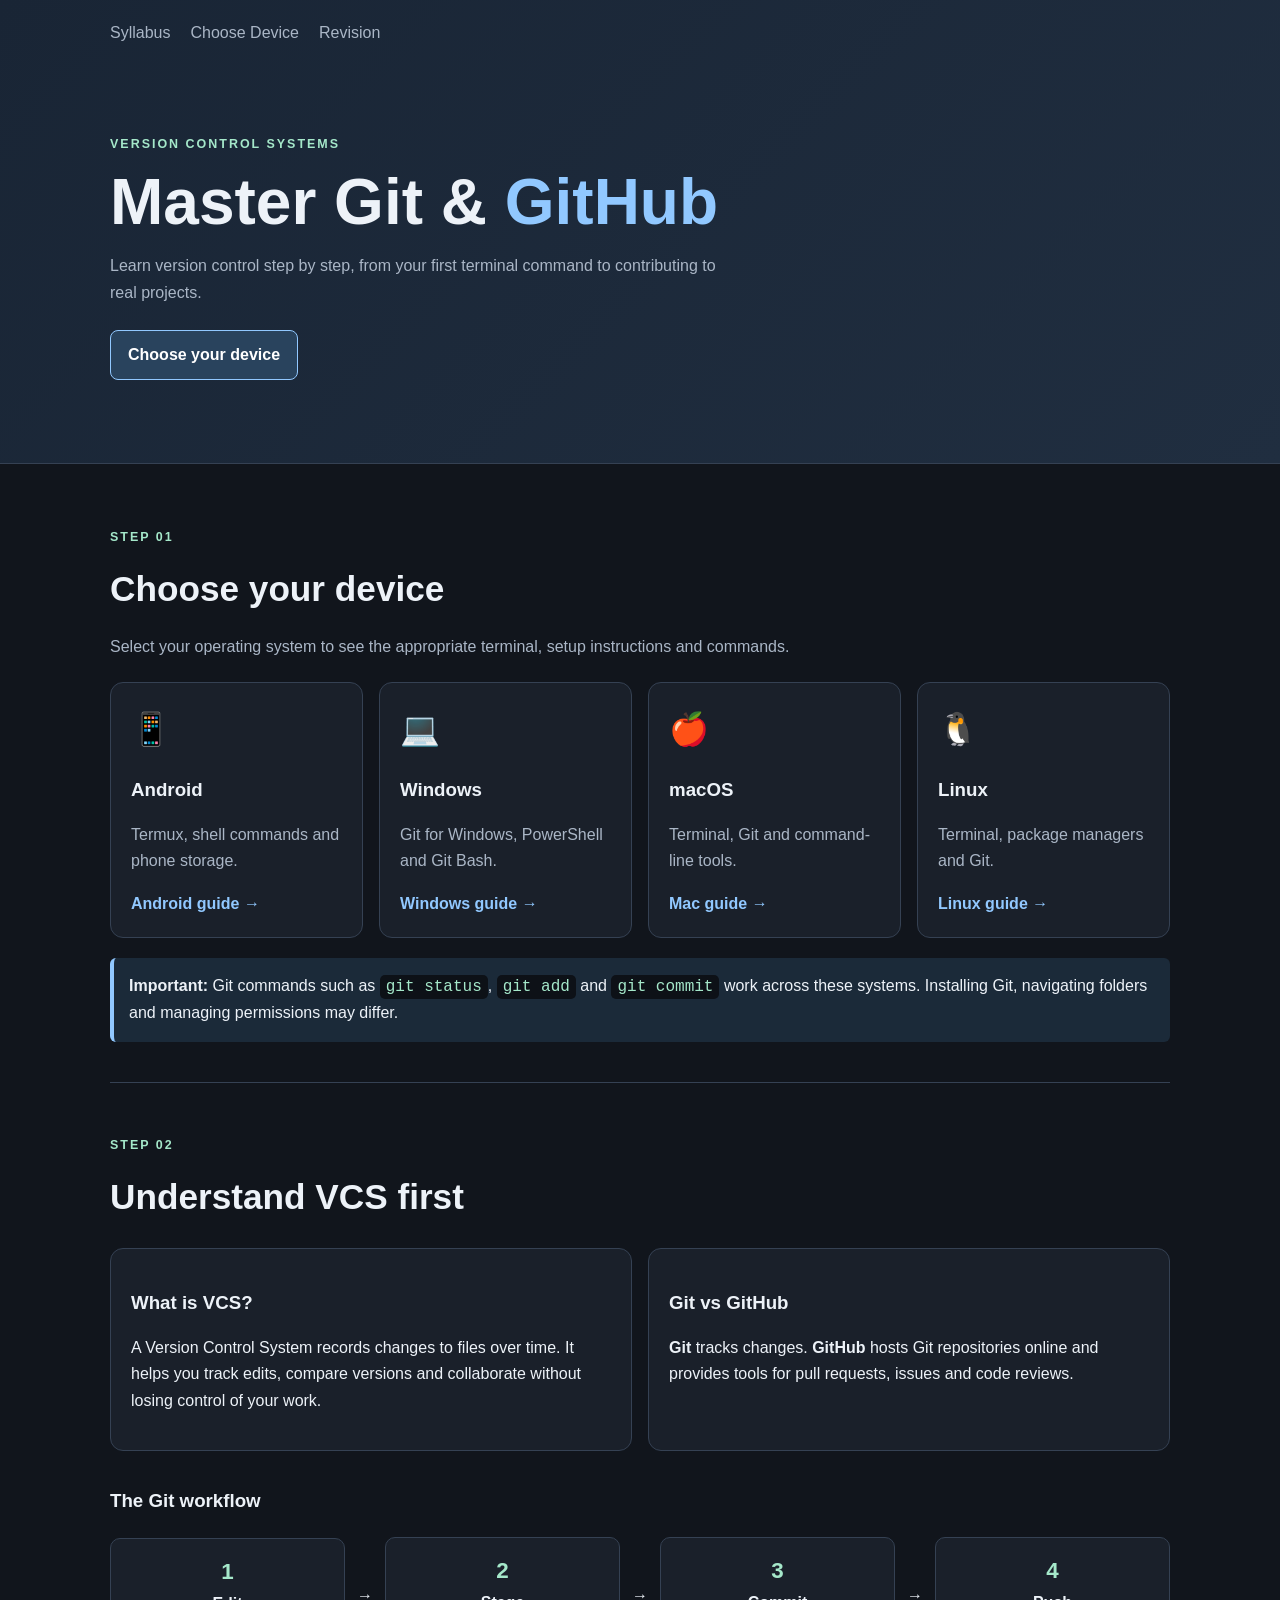
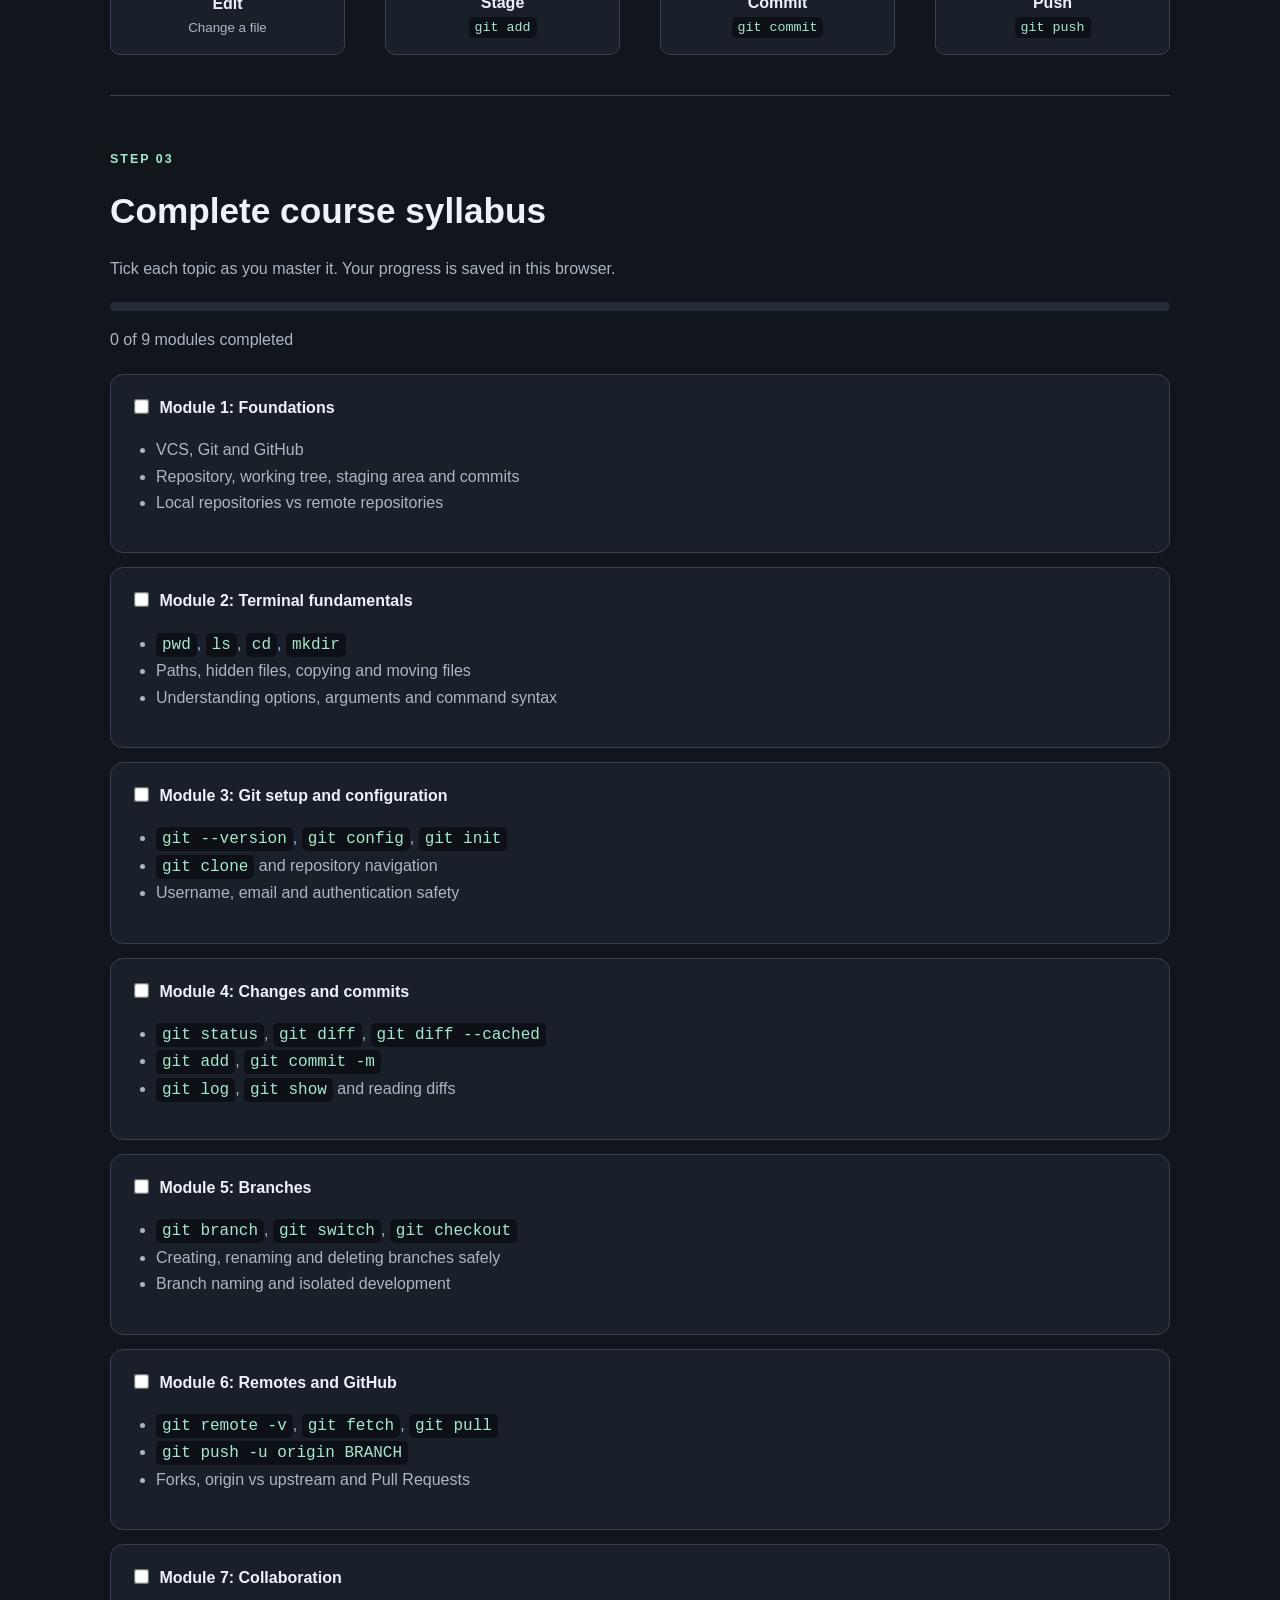
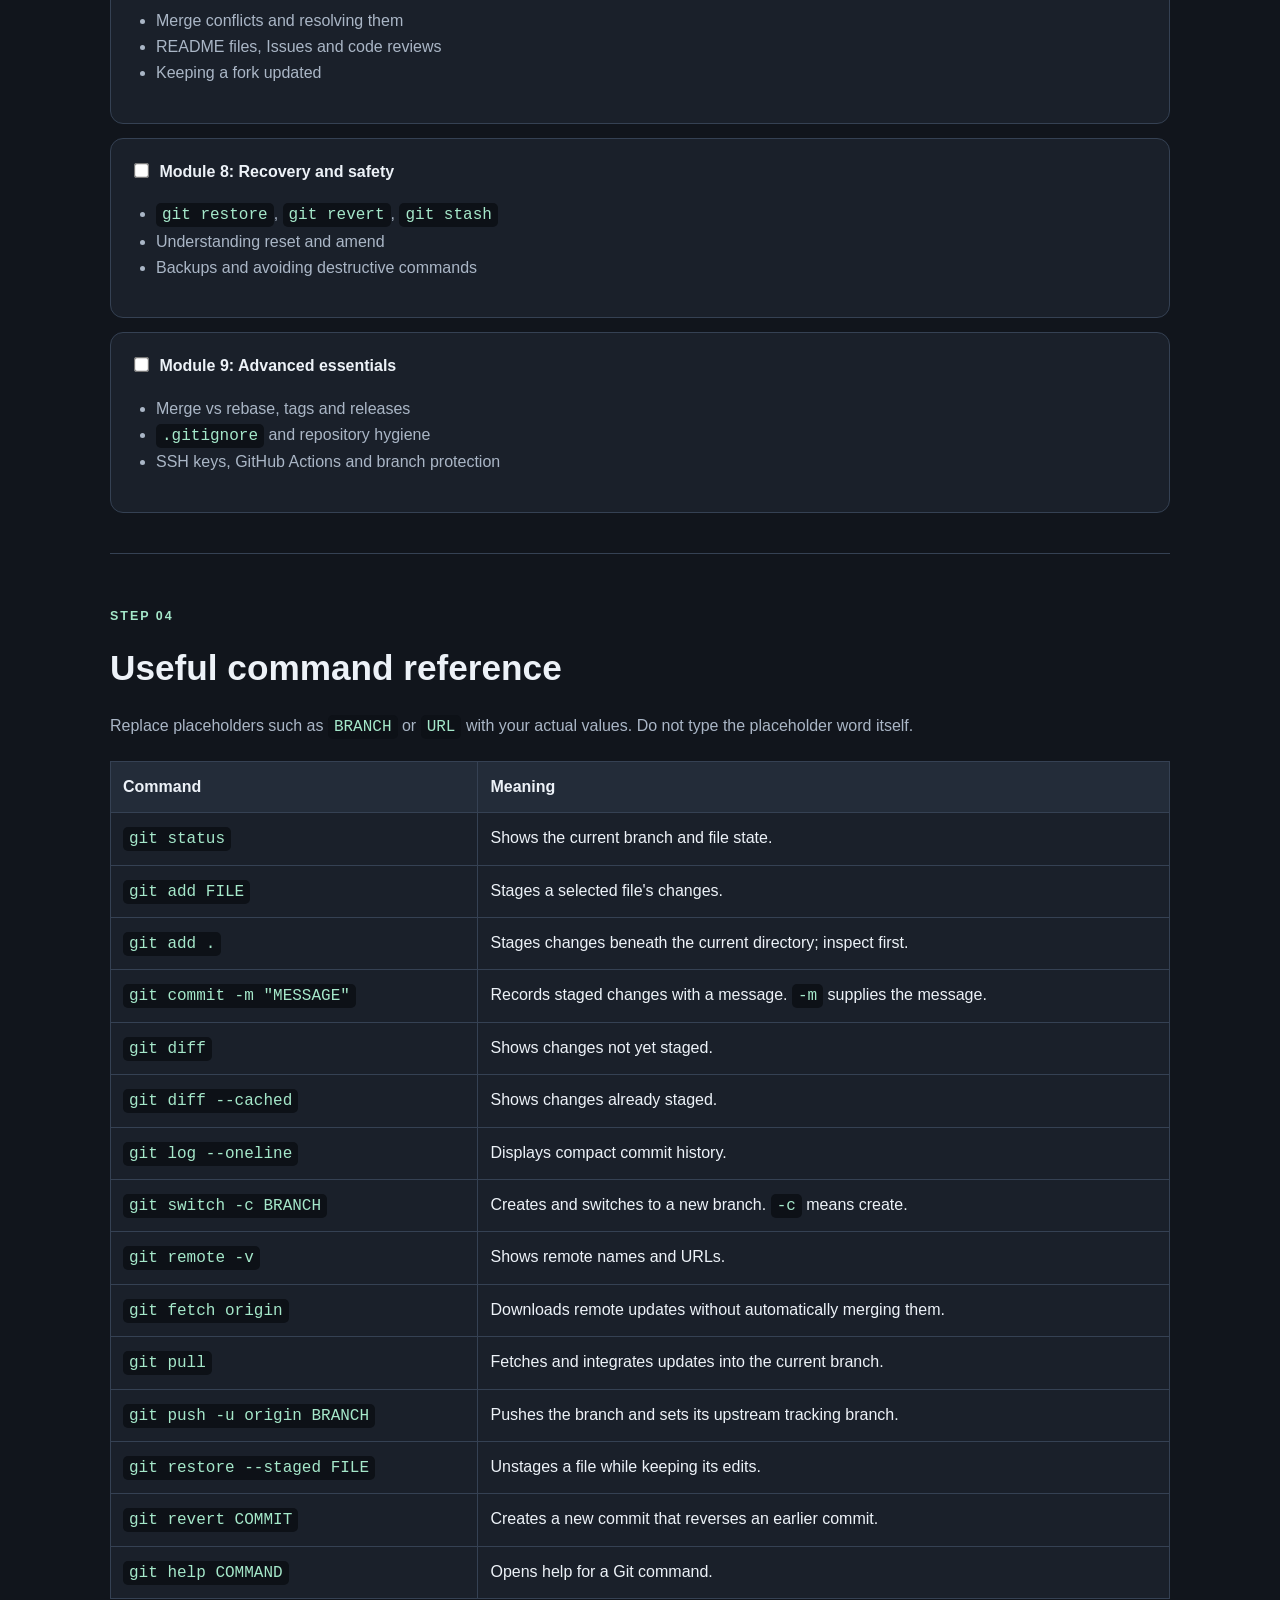
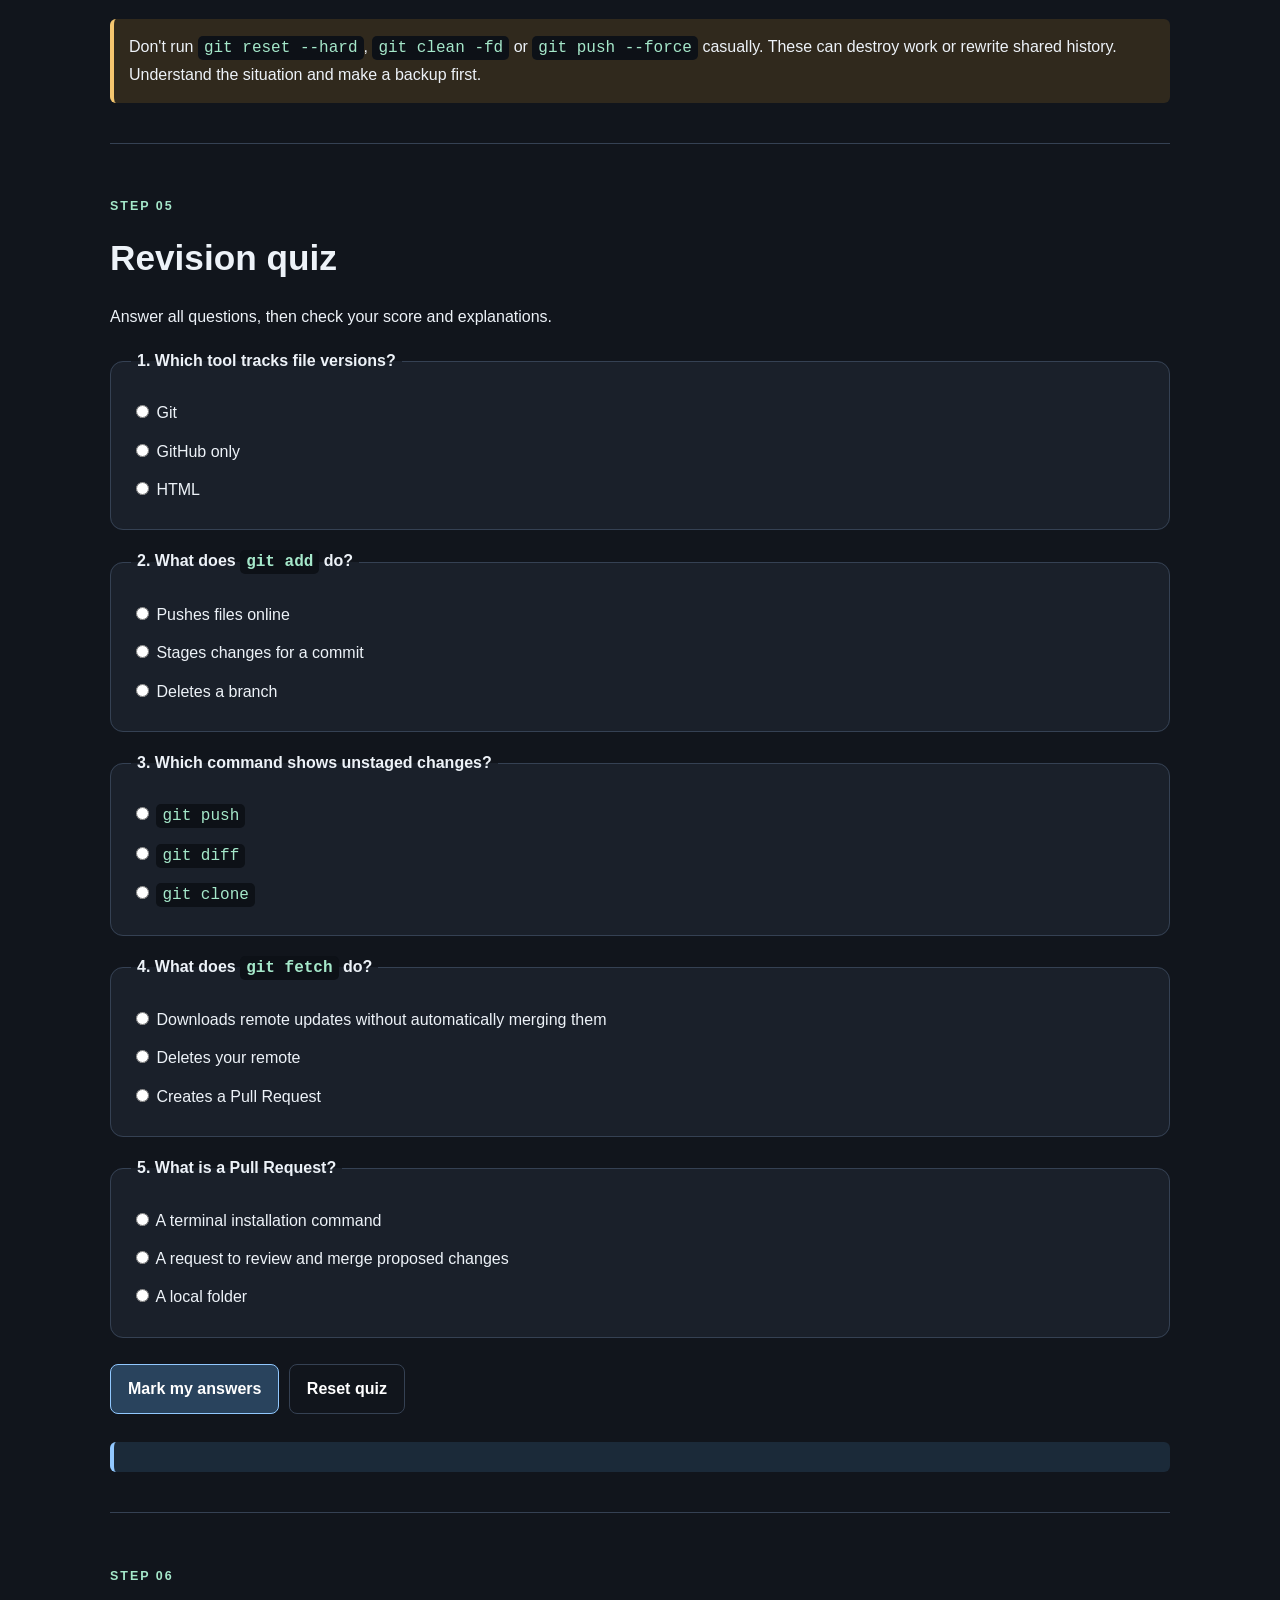
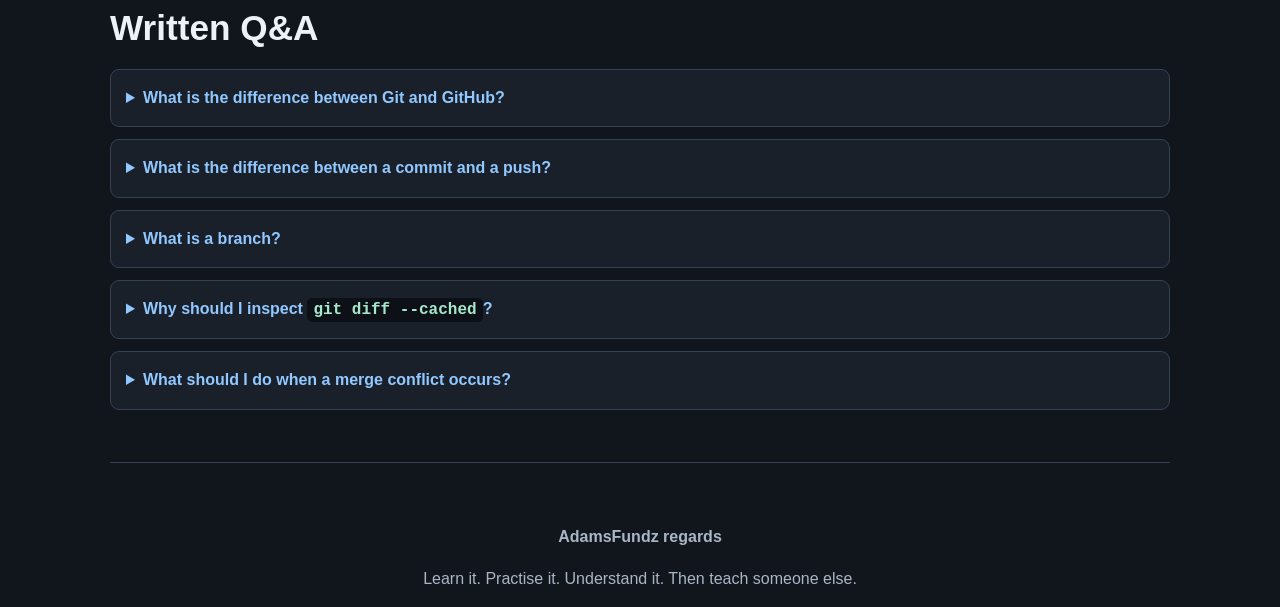
<file: index.html>
<!DOCTYPE html>
<html lang="en">
<head>
  <meta charset="UTF-8">
  <meta name="viewport" content="width=device-width, initial-scale=1.0">
  <meta name="description" content="A beginner-friendly Git and GitHub VCS syllabus for Android, Windows, macOS and Linux users.">
  <title>AdamsFundz | Git & GitHub </title>
  <link rel="stylesheet" href="style.css">
  <script src="script.js" defer></script>
</head>
<body>
  <header class="hero">
    <nav class="navbar">
      <a href="#syllabus" class="nav-link">Syllabus</a>
      <a href="#devices" class="nav-link">Choose Device</a>
      <a href="#quiz" class="nav-link">Revision</a>
    </nav>

    <div class="hero-content">
      <p class="eyebrow">VERSION CONTROL SYSTEMS</p>
      <h1>Master Git &amp; <span>GitHub</span></h1>
      <p>Learn version control step by step, from your first terminal command to contributing to real projects.</p>
      <a class="button" href="#devices">Choose your device</a>
    </div>
  </header>

  <main class="container">
    <section class="section" id="devices">
      <p class="eyebrow">STEP 01</p>
      <h2>Choose your device</h2>
      <p class="muted">Select your operating system to see the appropriate terminal, setup instructions and commands.</p>

      <div class="device-grid">
        <a class="device-card" href="pages/android.html">
          <span class="device-icon">📱</span>
          <h3>Android</h3>
          <p>Termux, shell commands and phone storage.</p>
          <span class="text-link">Android guide →</span>
        </a>

        <a class="device-card" href="pages/windows.html">
          <span class="device-icon">💻</span>
          <h3>Windows</h3>
          <p>Git for Windows, PowerShell and Git Bash.</p>
          <span class="text-link">Windows guide →</span>
        </a>

        <a class="device-card" href="pages/macos.html">
          <span class="device-icon">🍎</span>
          <h3>macOS</h3>
          <p>Terminal, Git and command-line tools.</p>
          <span class="text-link">Mac guide →</span>
        </a>

        <a class="device-card" href="pages/linux.html">
          <span class="device-icon">🐧</span>
          <h3>Linux</h3>
          <p>Terminal, package managers and Git.</p>
          <span class="text-link">Linux guide →</span>
        </a>
      </div>

      <div class="notice">
        <strong>Important:</strong> Git commands such as <code>git status</code>,
        <code>git add</code> and <code>git commit</code> work across these systems.
        Installing Git, navigating folders and managing permissions may differ.
      </div>
    </section>

    <section class="section" id="basics">
      <p class="eyebrow">STEP 02</p>
      <h2>Understand VCS first</h2>
      <div class="info-grid">
        <article class="panel">
          <h3>What is VCS?</h3>
          <p>A Version Control System records changes to files over time. It helps you track edits, compare versions and collaborate without losing control of your work.</p>
        </article>
        <article class="panel">
          <h3>Git vs GitHub</h3>
          <p><strong>Git</strong> tracks changes. <strong>GitHub</strong> hosts Git repositories online and provides tools for pull requests, issues and code reviews.</p>
        </article>
      </div>

      <h3 class="subheading">The Git workflow</h3>
      <div class="workflow">
        <div><b>1</b><strong>Edit</strong><small>Change a file</small></div>
        <span>→</span>
        <div><b>2</b><strong>Stage</strong><small><code>git add</code></small></div>
        <span>→</span>
        <div><b>3</b><strong>Commit</strong><small><code>git commit</code></small></div>
        <span>→</span>
        <div><b>4</b><strong>Push</strong><small><code>git push</code></small></div>
      </div>
    </section>

    <section class="section" id="syllabus">
      <p class="eyebrow">STEP 03</p>
      <h2>Complete course syllabus</h2>
      <p class="muted">Tick each topic as you master it. Your progress is saved in this browser.</p>
      <div class="progress-track"><div id="progressBar"></div></div>
      <p id="progressText" class="muted">0 topics completed</p>

      <div class="lesson-list">
        <article class="lesson">
          <label><input type="checkbox" class="lesson-check"> <strong>Module 1: Foundations</strong></label>
          <ul>
            <li>VCS, Git and GitHub</li>
            <li>Repository, working tree, staging area and commits</li>
            <li>Local repositories vs remote repositories</li>
          </ul>
        </article>

        <article class="lesson">
          <label><input type="checkbox" class="lesson-check"> <strong>Module 2: Terminal fundamentals</strong></label>
          <ul>
            <li><code>pwd</code>, <code>ls</code>, <code>cd</code>, <code>mkdir</code></li>
            <li>Paths, hidden files, copying and moving files</li>
            <li>Understanding options, arguments and command syntax</li>
          </ul>
        </article>

        <article class="lesson">
          <label><input type="checkbox" class="lesson-check"> <strong>Module 3: Git setup and configuration</strong></label>
          <ul>
            <li><code>git --version</code>, <code>git config</code>, <code>git init</code></li>
            <li><code>git clone</code> and repository navigation</li>
            <li>Username, email and authentication safety</li>
          </ul>
        </article>

        <article class="lesson">
          <label><input type="checkbox" class="lesson-check"> <strong>Module 4: Changes and commits</strong></label>
          <ul>
            <li><code>git status</code>, <code>git diff</code>, <code>git diff --cached</code></li>
            <li><code>git add</code>, <code>git commit -m</code></li>
            <li><code>git log</code>, <code>git show</code> and reading diffs</li>
          </ul>
        </article>

        <article class="lesson">
          <label><input type="checkbox" class="lesson-check"> <strong>Module 5: Branches</strong></label>
          <ul>
            <li><code>git branch</code>, <code>git switch</code>, <code>git checkout</code></li>
            <li>Creating, renaming and deleting branches safely</li>
            <li>Branch naming and isolated development</li>
          </ul>
        </article>

        <article class="lesson">
          <label><input type="checkbox" class="lesson-check"> <strong>Module 6: Remotes and GitHub</strong></label>
          <ul>
            <li><code>git remote -v</code>, <code>git fetch</code>, <code>git pull</code></li>
            <li><code>git push -u origin BRANCH</code></li>
            <li>Forks, origin vs upstream and Pull Requests</li>
          </ul>
        </article>

        <article class="lesson">
          <label><input type="checkbox" class="lesson-check"> <strong>Module 7: Collaboration</strong></label>
          <ul>
            <li>Merge conflicts and resolving them</li>
            <li>README files, Issues and code reviews</li>
            <li>Keeping a fork updated</li>
          </ul>
        </article>

        <article class="lesson">
          <label><input type="checkbox" class="lesson-check"> <strong>Module 8: Recovery and safety</strong></label>
          <ul>
            <li><code>git restore</code>, <code>git revert</code>, <code>git stash</code></li>
            <li>Understanding reset and amend</li>
            <li>Backups and avoiding destructive commands</li>
          </ul>
        </article>

        <article class="lesson">
          <label><input type="checkbox" class="lesson-check"> <strong>Module 9: Advanced essentials</strong></label>
          <ul>
            <li>Merge vs rebase, tags and releases</li>
            <li><code>.gitignore</code> and repository hygiene</li>
            <li>SSH keys, GitHub Actions and branch protection</li>
          </ul>
        </article>
      </div>
    </section>

    <section class="section" id="commands">
      <p class="eyebrow">STEP 04</p>
      <h2>Useful command reference</h2>
      <p class="muted">Replace placeholders such as <code>BRANCH</code> or <code>URL</code> with your actual values. Do not type the placeholder word itself.</p>

      <div class="table-wrap">
        <table>
          <thead><tr><th>Command</th><th>Meaning</th></tr></thead>
          <tbody>
            <tr><td><code>git status</code></td><td>Shows the current branch and file state.</td></tr>
            <tr><td><code>git add FILE</code></td><td>Stages a selected file's changes.</td></tr>
            <tr><td><code>git add .</code></td><td>Stages changes beneath the current directory; inspect first.</td></tr>
            <tr><td><code>git commit -m "MESSAGE"</code></td><td>Records staged changes with a message. <code>-m</code> supplies the message.</td></tr>
            <tr><td><code>git diff</code></td><td>Shows changes not yet staged.</td></tr>
            <tr><td><code>git diff --cached</code></td><td>Shows changes already staged.</td></tr>
            <tr><td><code>git log --oneline</code></td><td>Displays compact commit history.</td></tr>
            <tr><td><code>git switch -c BRANCH</code></td><td>Creates and switches to a new branch. <code>-c</code> means create.</td></tr>
            <tr><td><code>git remote -v</code></td><td>Shows remote names and URLs.</td></tr>
            <tr><td><code>git fetch origin</code></td><td>Downloads remote updates without automatically merging them.</td></tr>
            <tr><td><code>git pull</code></td><td>Fetches and integrates updates into the current branch.</td></tr>
            <tr><td><code>git push -u origin BRANCH</code></td><td>Pushes the branch and sets its upstream tracking branch.</td></tr>
            <tr><td><code>git restore --staged FILE</code></td><td>Unstages a file while keeping its edits.</td></tr>
            <tr><td><code>git revert COMMIT</code></td><td>Creates a new commit that reverses an earlier commit.</td></tr>
            <tr><td><code>git help COMMAND</code></td><td>Opens help for a Git command.</td></tr>
          </tbody>
        </table>
      </div>

      <div class="notice warning">
        Don't run <code>git reset --hard</code>, <code>git clean -fd</code> or
        <code>git push --force</code> casually. These can destroy work or rewrite shared history.
        Understand the situation and make a backup first.
      </div>
    </section>

    <section class="section" id="quiz">
      <p class="eyebrow">STEP 05</p>
      <h2>Revision quiz</h2>
      <p>Answer all questions, then check your score and explanations.</p>
      <form id="quizForm">
        <fieldset class="question">
          <legend>1. Which tool tracks file versions?</legend>
          <label><input type="radio" name="q1" value="a"> Git</label>
          <label><input type="radio" name="q1" value="b"> GitHub only</label>
          <label><input type="radio" name="q1" value="c"> HTML</label>
        </fieldset>
        <fieldset class="question">
          <legend>2. What does <code>git add</code> do?</legend>
          <label><input type="radio" name="q2" value="a"> Pushes files online</label>
          <label><input type="radio" name="q2" value="b"> Stages changes for a commit</label>
          <label><input type="radio" name="q2" value="c"> Deletes a branch</label>
        </fieldset>
        <fieldset class="question">
          <legend>3. Which command shows unstaged changes?</legend>
          <label><input type="radio" name="q3" value="a"> <code>git push</code></label>
          <label><input type="radio" name="q3" value="b"> <code>git diff</code></label>
          <label><input type="radio" name="q3" value="c"> <code>git clone</code></label>
        </fieldset>
        <fieldset class="question">
          <legend>4. What does <code>git fetch</code> do?</legend>
          <label><input type="radio" name="q4" value="a"> Downloads remote updates without automatically merging them</label>
          <label><input type="radio" name="q4" value="b"> Deletes your remote</label>
          <label><input type="radio" name="q4" value="c"> Creates a Pull Request</label>
        </fieldset>
        <fieldset class="question">
          <legend>5. What is a Pull Request?</legend>
          <label><input type="radio" name="q5" value="a"> A terminal installation command</label>
          <label><input type="radio" name="q5" value="b"> A request to review and merge proposed changes</label>
          <label><input type="radio" name="q5" value="c"> A local folder</label>
        </fieldset>
        <button class="button" type="submit">Mark my answers</button>
        <button class="button secondary" type="reset">Reset quiz</button>
      </form>
      <div id="quizResult" class="notice" aria-live="polite"></div>
    </section>

    <section class="section" id="written">
      <p class="eyebrow">STEP 06</p>
      <h2>Written Q&amp;A</h2>
      <details><summary>What is the difference between Git and GitHub?</summary><p>Git is the version-control tool. GitHub hosts repositories online and supports collaboration features.</p></details>
      <details><summary>What is the difference between a commit and a push?</summary><p>A commit saves staged changes to local Git history. A push sends commits to a remote repository.</p></details>
      <details><summary>What is a branch?</summary><p>A separate line of development where you can make changes without directly changing another branch.</p></details>
      <details><summary>Why should I inspect <code>git diff --cached</code>?</summary><p>It lets you check exactly which staged changes will be included in your next commit.</p></details>
      <details><summary>What should I do when a merge conflict occurs?</summary><p>Edit the conflicting file to keep the correct final content, remove conflict markers, test, stage the resolved file and commit.</p></details>
    </section>
  </main>

  <footer>
    <p><strong> AdamsFundz regards </strong></p>
    <p>Learn it. Practise it. Understand it. Then teach someone else.</p>
  </footer>
</body>
</html>
</file>
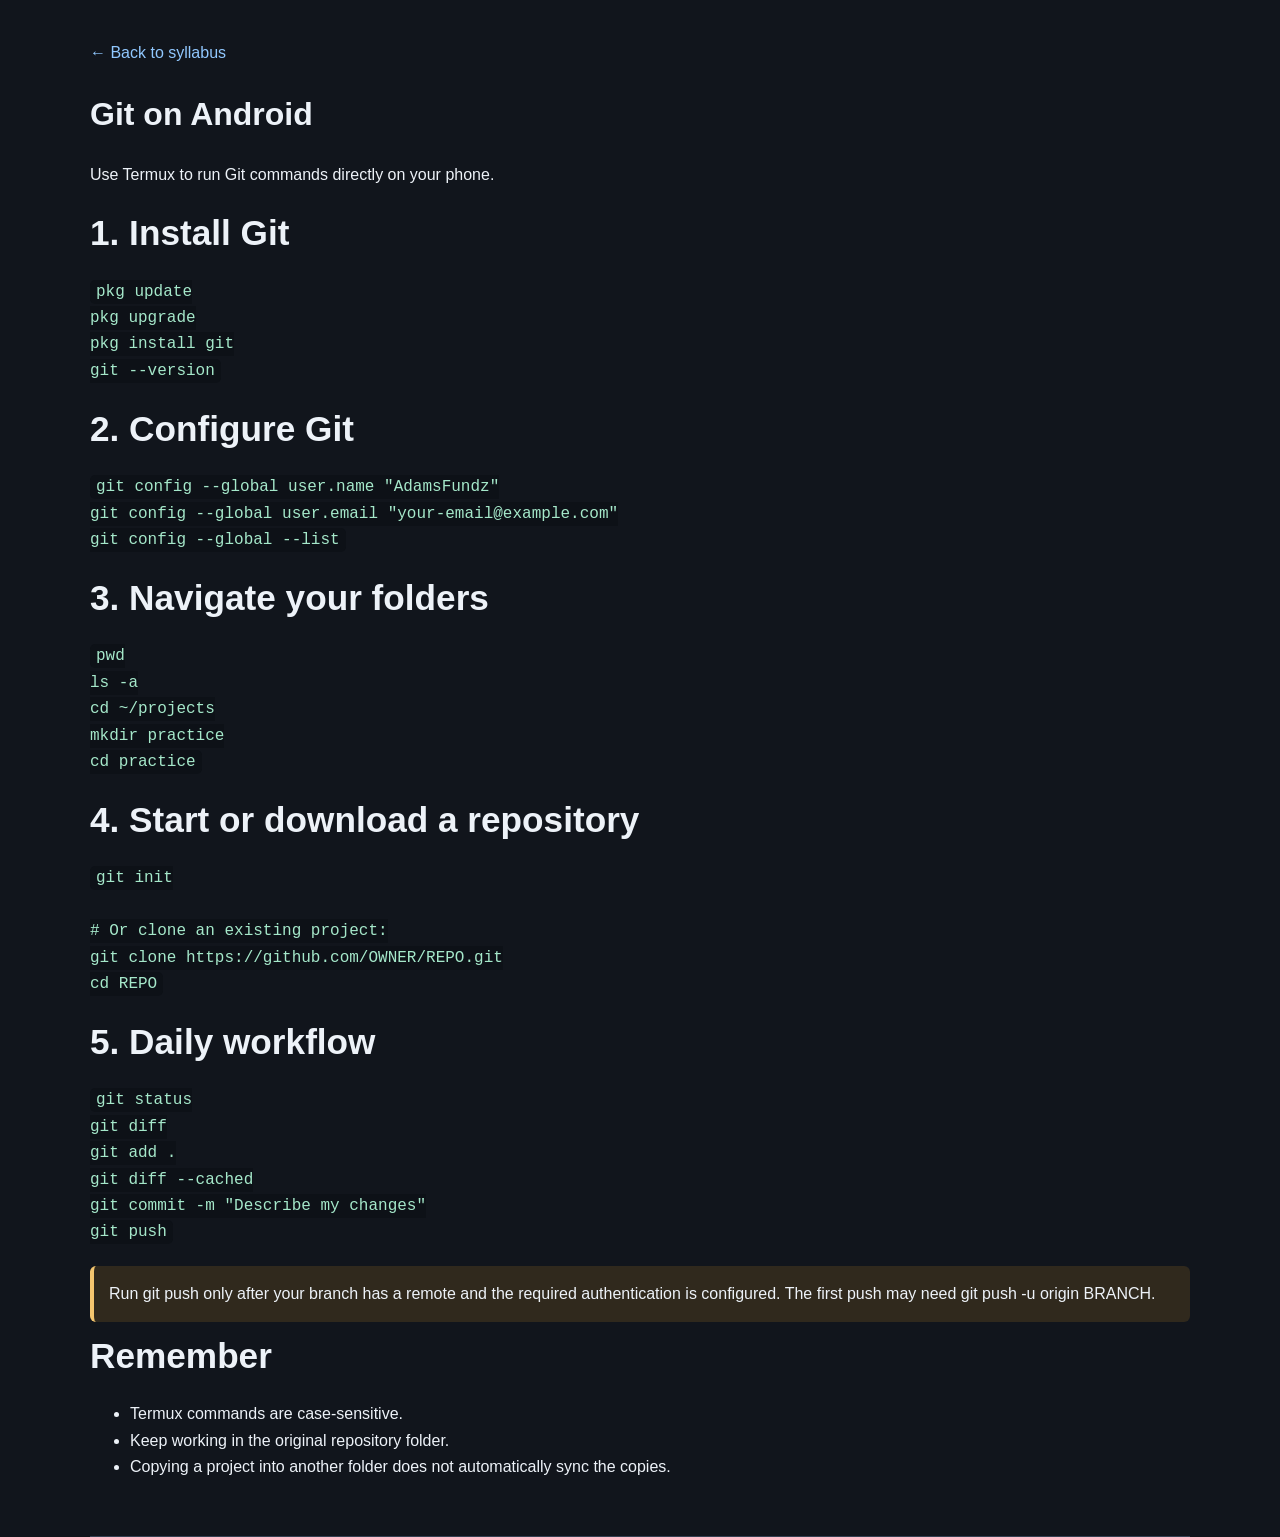
<file: pages/android.html>
<!DOCTYPE html>
<html lang="en">
<head>
  <meta charset="UTF-8">
  <meta name="viewport" content="width=device-width, initial-scale=1">
  <title>Android</title>
  <link rel="stylesheet" href="../style.css">
</head>
<body>
  <main class="container section">
    <a href="../index.html">← Back to syllabus</a>
    <h1>Git on Android</h1>
    <p>Use Termux to run Git commands directly on your phone.</p>

    <h2>1. Install Git</h2>
    <pre><code>pkg update
pkg upgrade
pkg install git
git --version</code></pre>

    <h2>2. Configure Git</h2>
    <pre><code>git config --global user.name "AdamsFundz"
git config --global user.email "your-email@example.com"
git config --global --list</code></pre>

    <h2>3. Navigate your folders</h2>
    <pre><code>pwd
ls -a
cd ~/projects
mkdir practice
cd practice</code></pre>

    <h2>4. Start or download a repository</h2>
    <pre><code>git init

# Or clone an existing project:
git clone https://github.com/OWNER/REPO.git
cd REPO</code></pre>

    <h2>5. Daily workflow</h2>
    <pre><code>git status
git diff
git add .
git diff --cached
git commit -m "Describe my changes"
git push</code></pre>

    <div class="notice warning">
      Run git push only after your branch has a remote and the required
      authentication is configured. The first push may need
      git push -u origin BRANCH.
    </div>

    <h2>Remember</h2>
    <ul>
      <li>Termux commands are case-sensitive.</li>
      <li>Keep working in the original repository folder.</li>
      <li>Copying a project into another folder does not automatically sync the copies.</li>
    </ul>
  </main>
</body>
</html>
</file>
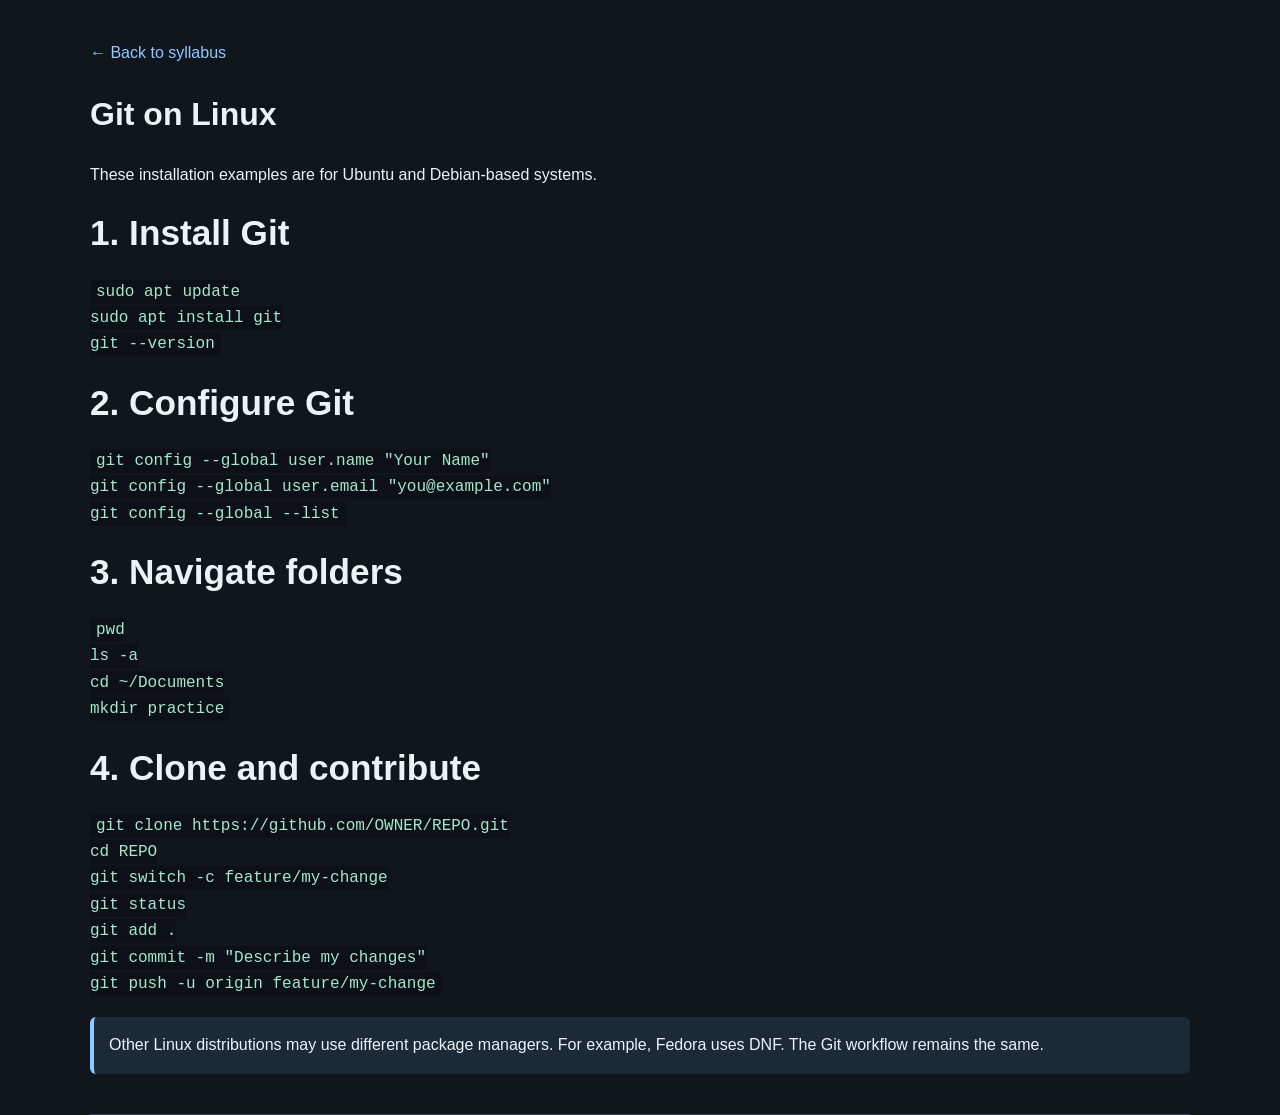
<file: pages/linux.html>
<!DOCTYPE html>
<html lang="en">
<head>
  <meta charset="UTF-8">
  <meta name="viewport" content="width=device-width, initial-scale=1">
  <title>Linux</title>
  <link rel="stylesheet" href="../style.css">
</head>
<body>
  <main class="container section">
    <a href="../index.html">← Back to syllabus</a>
    <h1>Git on Linux</h1>
    <p>These installation examples are for Ubuntu and Debian-based systems.</p>

    <h2>1. Install Git</h2>
    <pre><code>sudo apt update
sudo apt install git
git --version</code></pre>

    <h2>2. Configure Git</h2>
    <pre><code>git config --global user.name "Your Name"
git config --global user.email "you@example.com"
git config --global --list</code></pre>

    <h2>3. Navigate folders</h2>
    <pre><code>pwd
ls -a
cd ~/Documents
mkdir practice</code></pre>

    <h2>4. Clone and contribute</h2>
    <pre><code>git clone https://github.com/OWNER/REPO.git
cd REPO
git switch -c feature/my-change
git status
git add .
git commit -m "Describe my changes"
git push -u origin feature/my-change</code></pre>

    <div class="notice">
      Other Linux distributions may use different package managers.
      For example, Fedora uses DNF. The Git workflow remains the same.
    </div>
  </main>
</body>
</html>
</file>
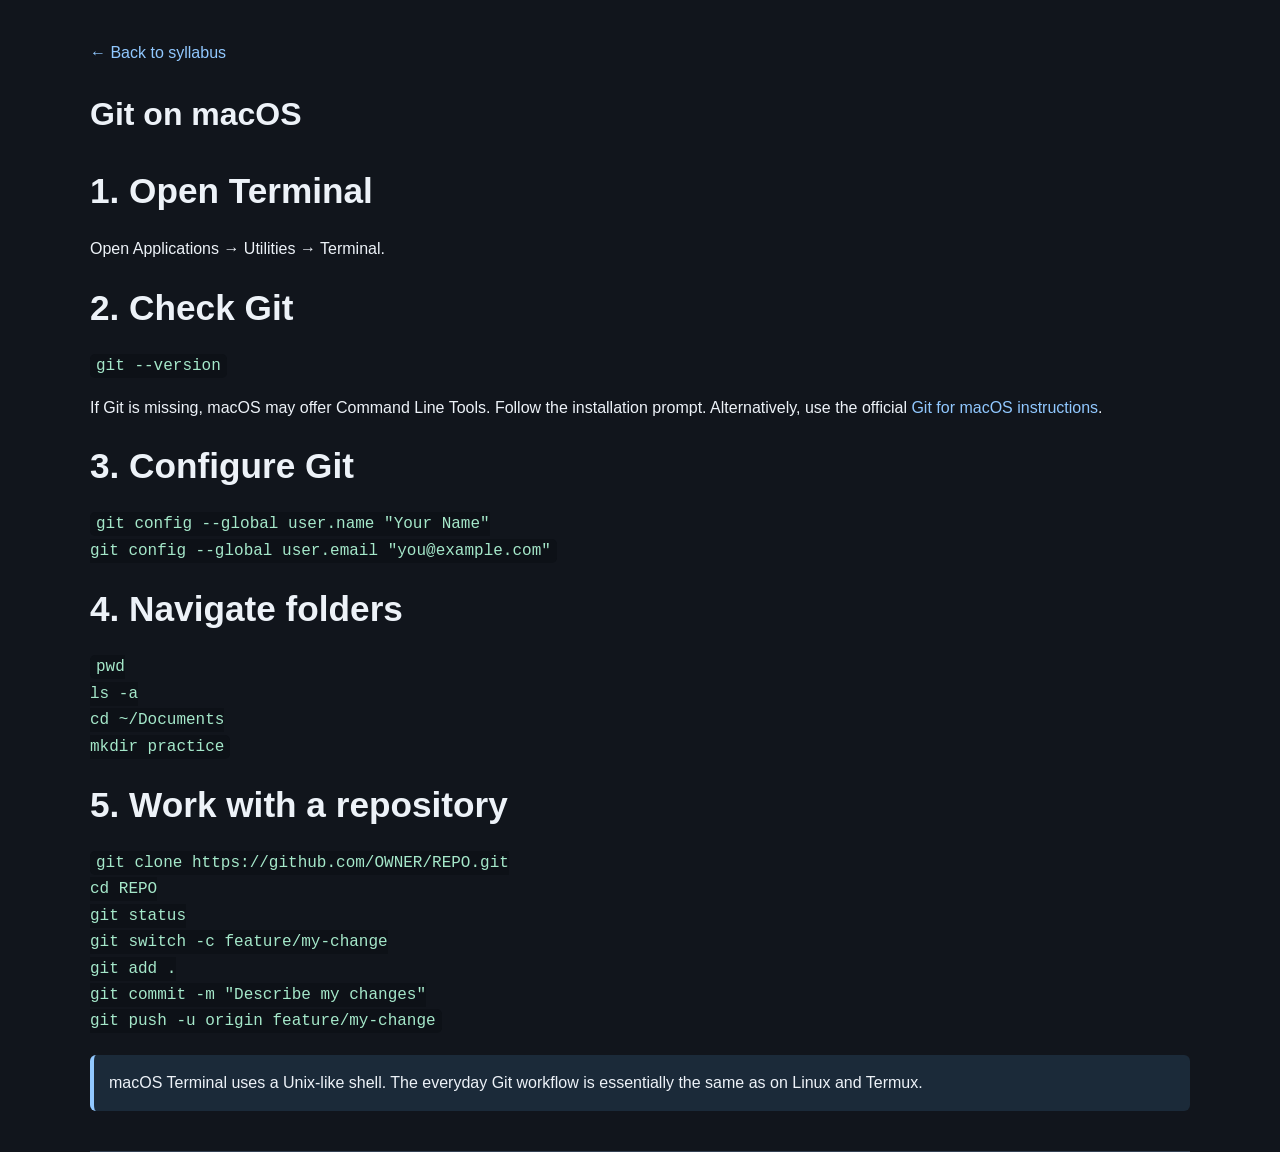
<file: pages/macos.html>
<!DOCTYPE html>
<html lang="en">
<head>
  <meta charset="UTF-8">
  <meta name="viewport" content="width=device-width, initial-scale=1">
  <title>macOS</title>
  <link rel="stylesheet" href="../style.css">
</head>
<body>
  <main class="container section">
    <a href="../index.html">← Back to syllabus</a>
    <h1>Git on macOS</h1>

    <h2>1. Open Terminal</h2>
    <p>Open Applications → Utilities → Terminal.</p>

    <h2>2. Check Git</h2>
    <pre><code>git --version</code></pre>
    <p>If Git is missing, macOS may offer Command Line Tools.
      Follow the installation prompt. Alternatively, use the official
      <a href="https://git-scm.com/install/mac">Git for macOS instructions</a>.
    </p>

    <h2>3. Configure Git</h2>
    <pre><code>git config --global user.name "Your Name"
git config --global user.email "you@example.com"</code></pre>

    <h2>4. Navigate folders</h2>
    <pre><code>pwd
ls -a
cd ~/Documents
mkdir practice</code></pre>

    <h2>5. Work with a repository</h2>
    <pre><code>git clone https://github.com/OWNER/REPO.git
cd REPO
git status
git switch -c feature/my-change
git add .
git commit -m "Describe my changes"
git push -u origin feature/my-change</code></pre>

    <div class="notice">
      macOS Terminal uses a Unix-like shell. The everyday Git workflow
      is essentially the same as on Linux and Termux.
    </div>
  </main>
</body>
</html>
</file>
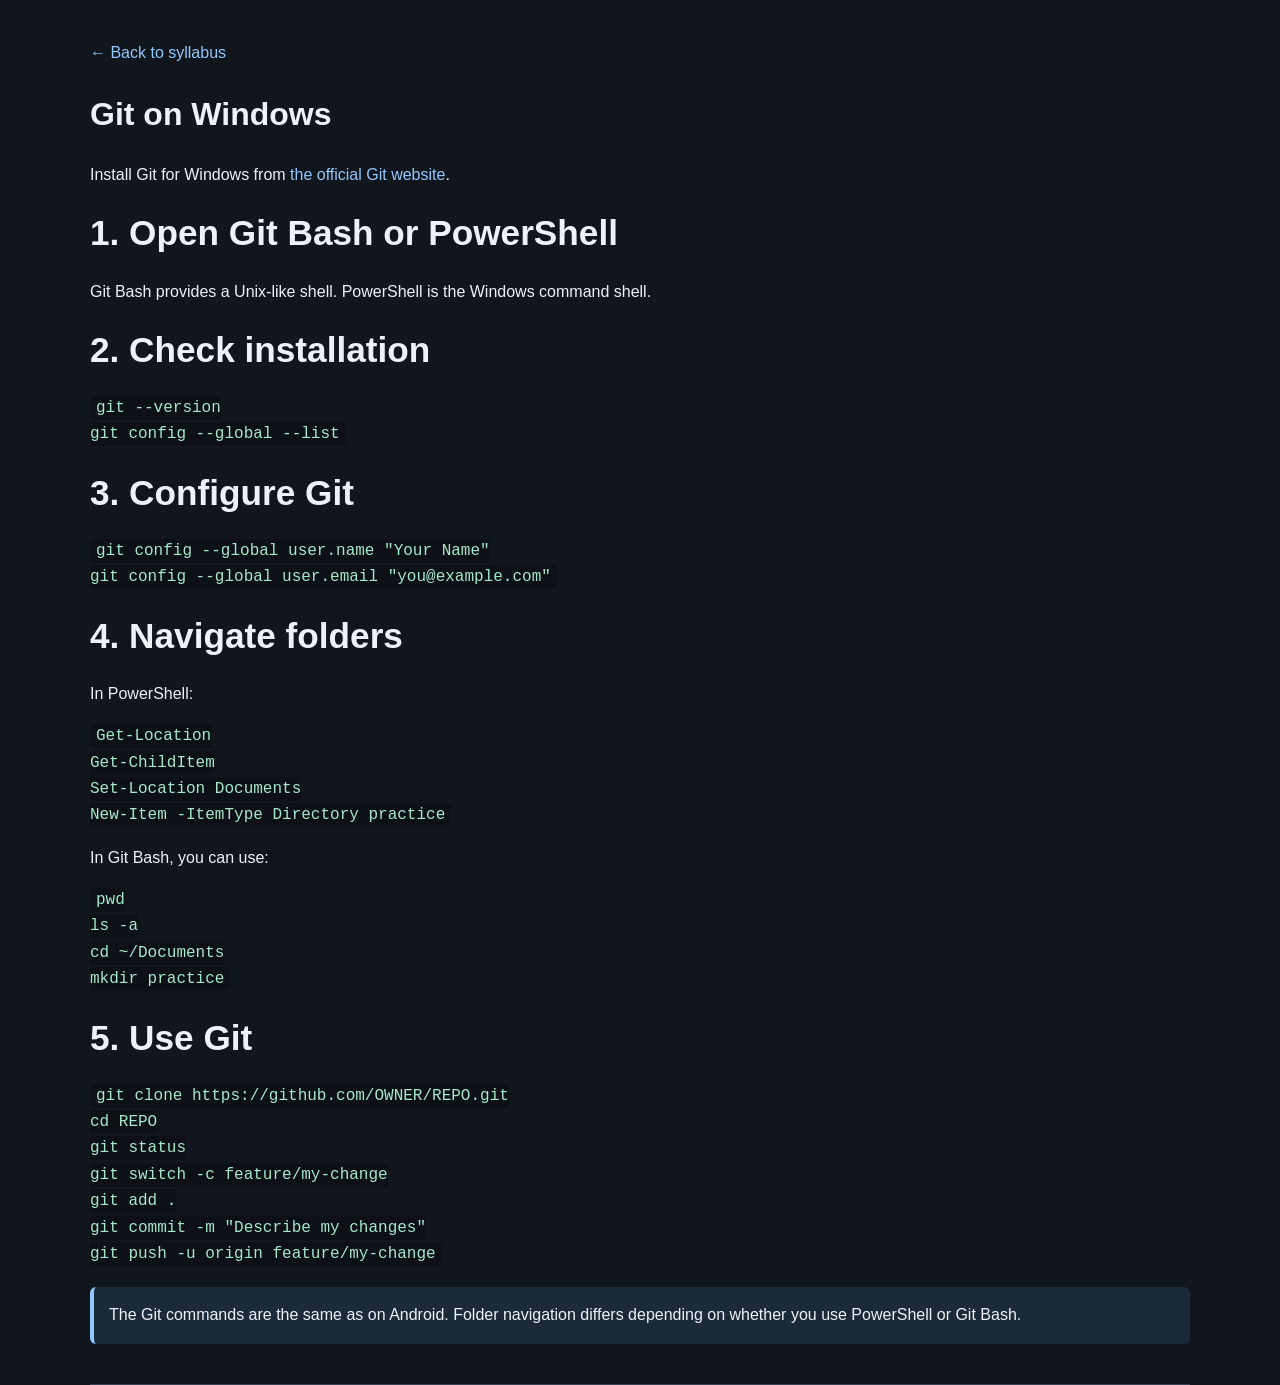
<file: pages/windows.html>
<!DOCTYPE html>
<html lang="en">
<head>
  <meta charset="UTF-8">
  <meta name="viewport" content="width=device-width, initial-scale=1">
  <title>Windows</title>
  <link rel="stylesheet" href="../style.css">
</head>
<body>
  <main class="container section">
    <a href="../index.html">← Back to syllabus</a>
    <h1>Git on Windows</h1>
    <p>Install Git for Windows from
      <a href="https://git-scm.com/install/windows">the official Git website</a>.
    </p>

    <h2>1. Open Git Bash or PowerShell</h2>
    <p>Git Bash provides a Unix-like shell. PowerShell is the Windows command shell.</p>

    <h2>2. Check installation</h2>
    <pre><code>git --version
git config --global --list</code></pre>

    <h2>3. Configure Git</h2>
    <pre><code>git config --global user.name "Your Name"
git config --global user.email "you@example.com"</code></pre>

    <h2>4. Navigate folders</h2>
    <p>In PowerShell:</p>
    <pre><code>Get-Location
Get-ChildItem
Set-Location Documents
New-Item -ItemType Directory practice</code></pre>

    <p>In Git Bash, you can use:</p>
    <pre><code>pwd
ls -a
cd ~/Documents
mkdir practice</code></pre>

    <h2>5. Use Git</h2>
    <pre><code>git clone https://github.com/OWNER/REPO.git
cd REPO
git status
git switch -c feature/my-change
git add .
git commit -m "Describe my changes"
git push -u origin feature/my-change</code></pre>

    <div class="notice">
      The Git commands are the same as on Android. Folder navigation
      differs depending on whether you use PowerShell or Git Bash.
    </div>
  </main>
</body>
</html>
</file>
<file: style.css>
:root {
  --bg: #11151c;
  --panel: #1a202a;
  --panel-light: #232c39;
  --text: #edf2f8;
  --muted: #aab6c6;
  --accent: #91c8ff;
  --green: #a5e8ca;
  --border: #354153;
}

* {
  box-sizing: border-box;
}

html {
  scroll-behavior: smooth;
}

body {
  margin: 0;
  background: var(--bg);
  color: var(--text);
  font: 16px/1.65 Arial, sans-serif;
}

a {
  color: var(--accent);
  text-decoration: none;
}

a:hover {
  text-decoration: underline;
}

code {
  background: #0d1117;
  color: var(--green);
  padding: 3px 6px;
  border-radius: 5px;
  overflow-wrap: anywhere;
}

.hero {
  background: linear-gradient(135deg, #192535, #202e40);
  border-bottom: 1px solid var(--border);
}

.navbar {
  max-width: 1100px;
  margin: auto;
  padding: 20px;
  display: flex;
  flex-wrap: wrap;
  align-items: center;
  gap: 20px;
}

.brand {
  margin-right: auto;
  color: var(--text);
  font-size: 1.35rem;
  font-weight: bold;
}

.brand span,
.hero h1 span {
  color: var(--accent);
}

.nav-link {
  color: var(--muted);
}

.hero-content {
  max-width: 1100px;
  margin: auto;
  padding: 55px 20px 75px;
}

.hero h1 {
  font-size: clamp(2.2rem, 7vw, 4rem);
  line-height: 1.1;
  margin: 10px 0;
}

.hero-content > p:not(.eyebrow) {
  max-width: 620px;
  color: var(--muted);
}

.eyebrow {
  color: var(--green);
  font-size: 0.78rem;
  font-weight: bold;
  letter-spacing: 2px;
}

.container {
  max-width: 1100px;
  margin: auto;
  padding: 10px 20px;
}

.section {
  padding: 40px 0;
  border-bottom: 1px solid var(--border);
}

.section h2 {
  font-size: clamp(1.6rem, 4vw, 2.2rem);
  margin: 5px 0 10px;
}

.section h3 {
  margin-bottom: 8px;
}

.muted {
  color: var(--muted);
}

.device-grid,
.info-grid {
  display: grid;
  grid-template-columns: repeat(auto-fit, minmax(210px, 1fr));
  gap: 16px;
  margin-top: 22px;
}

.device-card,
.panel,
.lesson,
.question {
  background: var(--panel);
  border: 1px solid var(--border);
  border-radius: 13px;
  padding: 20px;
}

.device-card {
  display: block;
  color: var(--text);
  transition: transform 0.2s, border-color 0.2s;
}

.device-card:hover {
  transform: translateY(-3px);
  border-color: var(--accent);
  text-decoration: none;
}

.device-icon {
  font-size: 2rem;
}

.device-card p {
  color: var(--muted);
}

.text-link {
  color: var(--accent);
  font-weight: bold;
}

.notice {
  margin-top: 20px;
  padding: 15px;
  background: #1b2a39;
  border-left: 4px solid var(--accent);
  border-radius: 6px;
}

.warning {
  background: #30291d;
  border-left-color: #f4c66f;
}

.button {
  display: inline-block;
  border: 1px solid var(--accent);
  border-radius: 8px;
  padding: 11px 17px;
  background: #29435d;
  color: white;
  font: inherit;
  font-weight: bold;
  cursor: pointer;
  margin: 8px 5px 8px 0;
}

.button:hover {
  background: #365775;
}

.button.secondary {
  background: transparent;
  border-color: var(--border);
}

.workflow {
  display: flex;
  align-items: center;
  justify-content: space-between;
  gap: 12px;
  margin-top: 20px;
  flex-wrap: wrap;
}

.workflow div {
  flex: 1;
  min-width: 105px;
  padding: 15px 8px;
  text-align: center;
  border: 1px solid var(--border);
  border-radius: 10px;
  background: var(--panel);
}

.workflow b,
.workflow strong,
.workflow small {
  display: block;
}

.workflow b {
  color: var(--green);
  font-size: 1.4rem;
}

.workflow small {
  color: var(--muted);
}

.subheading {
  margin-top: 35px;
}

.progress-track {
  height: 9px;
  background: var(--panel-light);
  border-radius: 20px;
  overflow: hidden;
  margin-top: 20px;
}

#progressBar {
  width: 0;
  height: 100%;
  background: var(--green);
  transition: width 0.25s;
}

.lesson-list {
  display: grid;
  gap: 14px;
  margin-top: 20px;
}

.lesson label {
  cursor: pointer;
}

.lesson-check {
  accent-color: var(--green);
  transform: scale(1.15);
  margin-right: 7px;
}

.lesson ul {
  color: var(--muted);
  padding-left: 25px;
}

.table-wrap {
  overflow-x: auto;
  margin: 20px 0;
}

table {
  border-collapse: collapse;
  width: 100%;
  min-width: 520px;
  background: var(--panel);
}

th,
td {
  border: 1px solid var(--border);
  text-align: left;
  padding: 12px;
  vertical-align: top;
}

th {
  background: var(--panel-light);
}

.question {
  margin: 18px 0;
}

.question legend {
  padding: 0 6px;
  font-weight: bold;
}

.question label {
  display: block;
  padding: 6px 0;
  cursor: pointer;
}

.question input {
  accent-color: var(--accent);
}

details {
  padding: 15px;
  margin: 12px 0;
  background: var(--panel);
  border: 1px solid var(--border);
  border-radius: 9px;
}

summary {
  cursor: pointer;
  color: var(--accent);
  font-weight: bold;
}

footer {
  padding: 35px 20px;
  text-align: center;
  color: var(--muted);
}

@media (max-width: 600px) {
  .navbar {
    gap: 12px;
  }

  .brand {
    width: 100%;
  }

  .hero-content {
    padding-top: 35px;
  }

  .workflow {
    display: grid;
    grid-template-columns: 1fr;
  }

  .workflow > span {
    text-align: center;
  }
}

@media print {
  body {
    background: white;
    color: black;
  }

  .hero,
  .device-card,
  .panel,
  .lesson,
  .question,
  details,
  table {
    background: white;
    color: black;
  }

  .navbar,
  .button {
    display: none;
  }

  .section {
    break-inside: avoid;
  }
}
</file>
